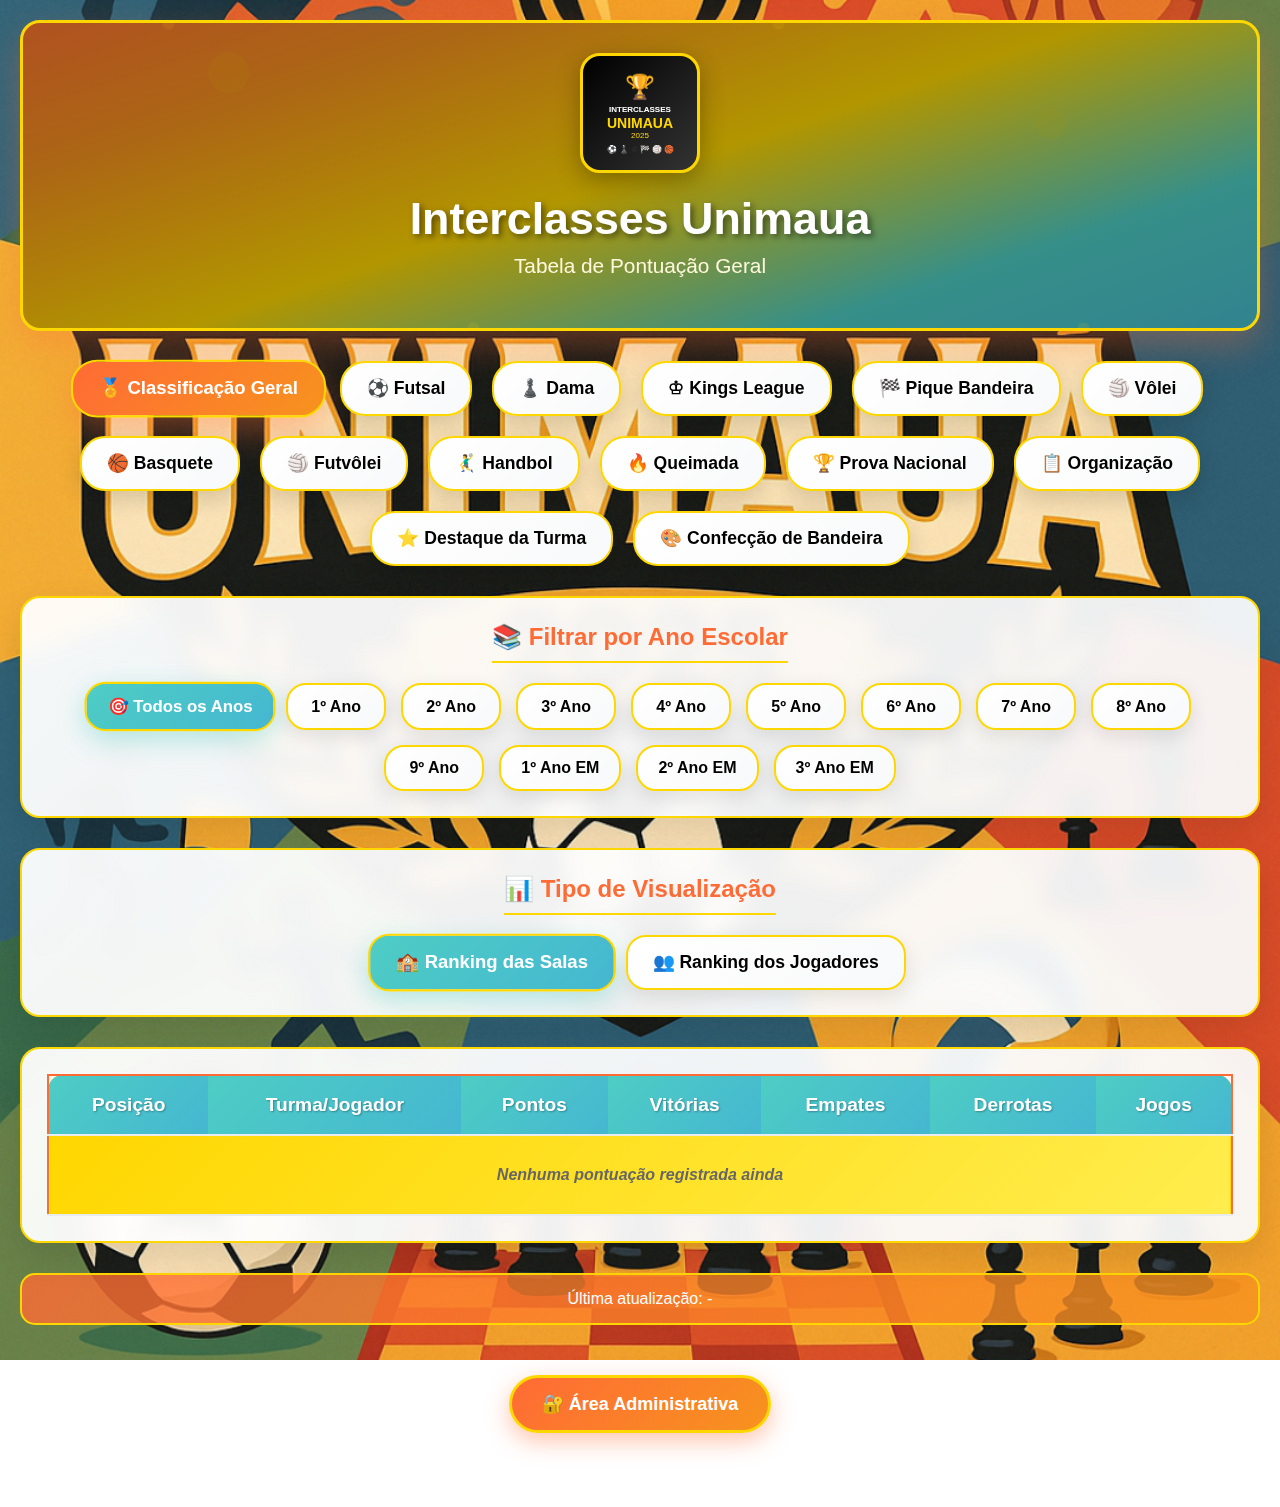
<file: index.html>
<!DOCTYPE html>
<html lang="pt-BR">
<head>
    <meta charset="UTF-8">
    <meta name="viewport" content="width=device-width, initial-scale=1.0, maximum-scale=1.0, user-scalable=no">
    <meta name="description" content="Tabela de Pontuação das Olimpíadas Interclasses Unimaua - Acompanhe os resultados em tempo real">
    <meta name="keywords" content="interclasses, olimpíadas, pontuação, unimaua, esportes">
    <meta name="author" content="Interclasses Unimaua">
    <meta name="theme-color" content="#ff6b35">
    <meta name="apple-mobile-web-app-capable" content="yes">
    <meta name="mobile-web-app-capable" content="yes">
    <meta name="apple-mobile-web-app-status-bar-style" content="default">
    <meta name="apple-mobile-web-app-title" content="Interclasses Unimaua">
    <title>Interclasses Unimaua - Olimpíadas Escolares</title>
    <link rel="shortcut icon" href="assets/Novo-Projeto.ico" type="image/x-icon">
    <link rel="stylesheet" href="styles.css">
</head>
<body>
    <div class="container">
        <header class="header-with-image">
            <div class="header-overlay">
                <div class="logo-container">
                    <div class="logo">
                        <div class="logo-shield">
                            <div class="trophy">🏆</div>
                            <div class="logo-text">INTERCLASSES</div>
                            <div class="logo-main">UNIMAUA</div>
                            <div class="logo-year">2025</div>
                            <div class="logo-sports">
                                <span class="sport-icon">⚽</span>
                                <span class="sport-icon">♟️</span>
                                <span class="sport-icon">♔</span>
                                <span class="sport-icon">🏁</span>
                                <span class="sport-icon">🏐</span>
                                <span class="sport-icon">🏀</span>
                            </div>
                        </div>
                    </div>
                </div>
                <h1>Interclasses Unimaua</h1>
                <p>Tabela de Pontuação Geral</p>
            </div>
        </header>

        <!-- Filtros de Esportes -->
        <div class="sports-tabs">
            <button class="tab-btn active" data-sport="geral">🏅 Classificação Geral</button>
            <button class="tab-btn" data-sport="futsal">⚽ Futsal</button>
            <button class="tab-btn" data-sport="dama">♟️ Dama</button>
            <button class="tab-btn" data-sport="kings-league">♔ Kings League</button>
            <button class="tab-btn" data-sport="pique-bandeira">🏁 Pique Bandeira</button>
            <button class="tab-btn" data-sport="volei">🏐 Vôlei</button>
            <button class="tab-btn" data-sport="basquete">🏀 Basquete</button>
            <button class="tab-btn" data-sport="futvolei">🏐 Futvôlei</button>
            <button class="tab-btn" data-sport="handbol">🤾‍♂️ Handbol</button>
            <button class="tab-btn" data-sport="queimada">🔥 Queimada</button>
            <button class="tab-btn" data-sport="prova-nacional">🏆 Prova Nacional</button>
            <button class="tab-btn" data-sport="organizacao">📋 Organização</button>
            <button class="tab-btn" data-sport="destaque-turma">⭐ Destaque da Turma</button>
            <button class="tab-btn" data-sport="confeccao-bandeira">🎨 Confecção de Bandeira</button>
        </div>

        <!-- Filtros por Ano Escolar -->
        <div class="year-filters">
            <h3>📚 Filtrar por Ano Escolar</h3>
            <div class="year-tabs">
                <button class="year-btn active" data-year="todos">🎯 Todos os Anos</button>
                <button class="year-btn" data-year="1">1º Ano</button>
                <button class="year-btn" data-year="2">2º Ano</button>
                <button class="year-btn" data-year="3">3º Ano</button>
                <button class="year-btn" data-year="4">4º Ano</button>
                <button class="year-btn" data-year="5">5º Ano</button>
                <button class="year-btn" data-year="6">6º Ano</button>
                <button class="year-btn" data-year="7">7º Ano</button>
                <button class="year-btn" data-year="8">8º Ano</button>
                <button class="year-btn" data-year="9">9º Ano</button>
                <button class="year-btn" data-year="1M">1º Ano EM</button>
                <button class="year-btn" data-year="2M">2º Ano EM</button>
                <button class="year-btn" data-year="3M">3º Ano EM</button>
            </div>
        </div>

        <!-- Seletor de Visualização -->
        <div class="view-selector">
            <h3>📊 Tipo de Visualização</h3>
            <div class="view-tabs">
                <button class="view-btn active" data-view="salas">🏫 Ranking das Salas</button>
                <button class="view-btn" data-view="jogadores">👥 Ranking dos Jogadores</button>
            </div>
        </div>

        <div class="table-container">
            <table id="scoreTable">
                <thead>
                    <tr>
                        <th>Posição</th>
                        <th>Turma/Jogador</th>
                        <th>Pontos</th>
                        <th>Vitórias</th>
                        <th>Empates</th>
                        <th>Derrotas</th>
                        <th>Jogos</th>
                    </tr>
                </thead>
                <tbody id="tableBody">
                    <!-- Dados serão carregados dinamicamente -->
                </tbody>
            </table>
        </div>

        <div class="last-update">
            <p>Última atualização: <span id="lastUpdate">-</span></p>
        </div>

        <!-- Botão da Área Administrativa na parte de baixo -->
        <div class="admin-section-bottom">
            <a href="admin.html" class="admin-link-bottom" target="_blank">🔐 Área Administrativa</a>
        </div>
    </div>

    <script src="script.js"></script>
</body>
</html>
</file>
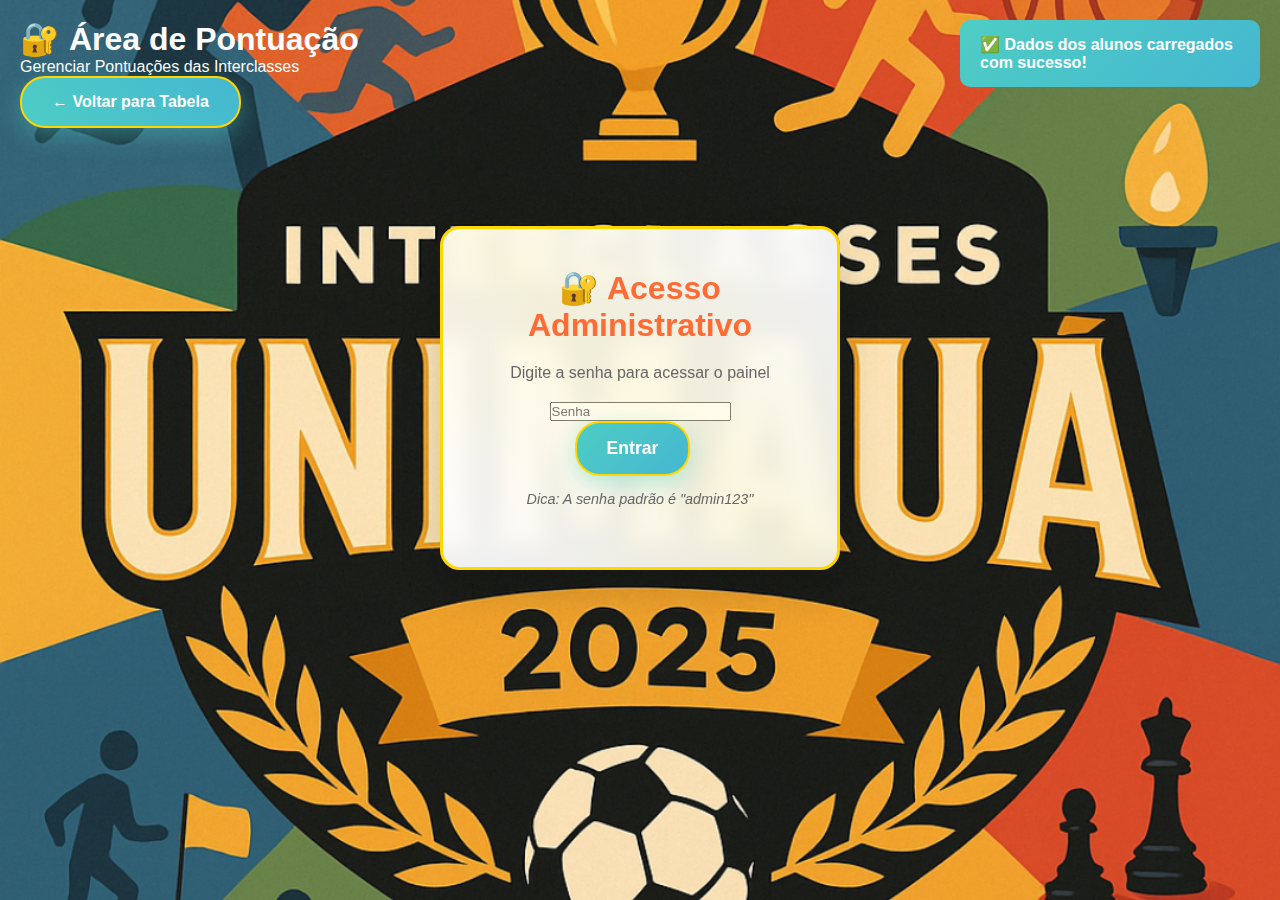
<file: admin.html>
<!DOCTYPE html>
<html lang="pt-BR">
<head>
    <meta charset="UTF-8">
    <meta name="viewport" content="width=device-width, initial-scale=1.0, maximum-scale=1.0, user-scalable=no">
    <meta name="description" content="Área Administrativa - Interclasses Unimaua - Gerencie as pontuações das olimpíadas">
    <meta name="keywords" content="admin, interclasses, olimpíadas, pontuação, unimaua">
    <meta name="author" content="Interclasses Unimaua">
    <meta name="theme-color" content="#ff6b35">
    <meta name="apple-mobile-web-app-capable" content="yes">
    <meta name="mobile-web-app-capable" content="yes">
    <meta name="apple-mobile-web-app-status-bar-style" content="default">
    <meta name="apple-mobile-web-app-title" content="Admin - Interclasses Unimaua">
    <title>Administração - Interclasses Unimaua</title>
    <link rel="shortcut icon" href="assets/Novo-Projeto.ico" type="image/x-icon">
    <link rel="stylesheet" href="styles.css">
    <link rel="stylesheet" href="styles.new.css">
</head>
<body>
    <div class="container">
        <header class="admin-title-h1">
            <h1>🔐 Área de Pontuação</h1>
            <p>Gerenciar Pontuações das Interclasses</p>
            <a href="index.html" class="back-link">← Voltar para Tabela</a>
        </header>

        <!-- Tela de Login -->
        <div id="loginScreen" class="login-screen">
            <div class="login-box">
                <h2>🔐 Acesso Administrativo</h2>
                <p>Digite a senha para acessar o painel</p>
                <input type="password" id="passwordInput" placeholder="Senha" maxlength="20">
                <button onclick="checkPassword()" class="btn-primary">Entrar</button>
                <p class="hint">Dica: A senha padrão é "admin123"</p>
            </div>
        </div>

        <!-- Painel Administrativo -->
        <div id="adminPanel" class="admin-panel" style="display: none;">
            <!-- Cadastro de Times e Alunos -->
            <div class="admin-section">
                <h2>🏆 Cadastrar Time ou Aluno</h2>
                
                <div class="form-group">
                    <label for="registrationTypeSelect">Tipo de Cadastro:</label>
                    <select id="registrationTypeSelect" required onchange="toggleRegistrationFields()">
                        <option value="">Selecione o tipo</option>
                        <option value="team">🏆 Time</option>
                        <option value="student">👤 Aluno</option>
                    </select>
                </div>

                <!-- Campos para Times -->
                <div id="teamRegistrationFields" style="display: none;">
                    <div class="form-group">
                        <label for="teamSportSelect">Esporte:</label>
                        <select id="teamSportSelect" required>
                            <option value="">Selecione o esporte</option>
                            <option value="futsal">⚽ Futsal</option>
                            <option value="dama">♟️ Dama</option>
                            <option value="kings-league">♔ Kings League</option>
                            <option value="pique-bandeira">🏁 Pique Bandeira</option>
                            <option value="volei">🏐 Vôlei</option>
                            <option value="basquete">🏀 Basquete</option>
                            <option value="futvolei">🏐 Futvôlei</option>
                            <option value="handbol">🤾‍♂️ Handbol</option>
                            <option value="queimada">🔥 Queimada</option>
                        </select>
                    </div>

                    <div class="form-group">
                        <label for="teamClassSelect">Sala do Time:</label>
                        <div id="teamClassSelectContainer"></div>
                    </div>

                    <div class="form-group">
                        <label for="teamName">Nome do Time:</label>
                        <input type="text" id="teamName" placeholder="Nome do time" maxlength="50" required>
                        <small>Ex: Time A, Time B, etc.</small>
                    </div>

                    <div class="form-group">
                        <h4>🏃‍♂️ Alunos do Time</h4>
                        <div id="teamStudentsSelect" class="team-students-select">
                            <!-- Será preenchido via JavaScript -->
                            <p><small class="selecione_turma_texto">Selecione a turma primeiro para ver os alunos disponíveis</small></p>
                        </div>
                    </div>
                </div>

                <!-- Campos para Alunos -->
                <div id="studentRegistrationFields" style="display: none;">
                    <div class="form-group">
                        <label for="studentClassSelect">Sala do Aluno:</label>
                        <div id="studentClassSelectContainer"></div>
                    </div>

                    <div class="form-group">
                        <label for="studentName">Nome do Aluno:</label>
                        <input type="text" id="studentName" placeholder="Nome completo do aluno" maxlength="100" required>
                        <small>Digite o nome completo do aluno</small>
                    </div>
                </div>

                <button onclick="addRegistration()" class="btn-primary">➕ Cadastrar</button>
            </div>

            <!-- Gerenciamento de Alunos (Desabilitado) -->
            <div class="admin-section" style="display: none;">
                <h2>👥 Gerenciar Alunos</h2>
                
                <div class="form-group">
                    <label for="studentClassSelect">Selecionar Turma:</label>
                    <select id="studentClassSelect" onchange="loadStudentsFromClass()">
                        <option value="">Selecione a turma</option>
                        <!-- 1º Ano -->
                        <optgroup label="1º Ano">
                            <option value="1° ano A">1º Ano A</option>
                            <option value="1° ano B">1º Ano B</option>
                        </optgroup>
                        <!-- 2º Ano -->
                        <optgroup label="2º Ano">
                            <option value="2° ano A">2º Ano A</option>
                            <option value="2° ano B">2º Ano B</option>
                        </optgroup>
                        <!-- 3º Ano -->
                        <optgroup label="3º Ano">
                            <option value="3° ano A">3º Ano A</option>
                            <option value="3º ano B">3º Ano B</option>
                        </optgroup>
                        <!-- 4º Ano -->
                        <optgroup label="4º Ano">
                            <option value="4° ano A">4º Ano A</option>
                        </optgroup>
                        <!-- 5º Ano -->
                        <optgroup label="5º Ano">
                            <option value="5º Ano A">5º Ano A</option>
                        </optgroup>
                        <!-- 6º Ano -->
                        <optgroup label="6º Ano">
                            <option value="6º Ano A">6º Ano A</option>
                        </optgroup>
                        <!-- 7º Ano -->
                        <optgroup label="7º Ano">
                            <option value="7º Ano A">7º Ano A</option>
                        </optgroup>
                        <!-- 8º Ano -->
                        <optgroup label="8º Ano">
                            <option value="8º Ano A">8º Ano A</option>
                        </optgroup>
                        <!-- 9º Ano -->
                        <optgroup label="9º Ano">
                            <option value="9º Ano A">9º Ano A</option>
                        </optgroup>
                    </select>
                </div>

                <div id="studentsList" class="students-list" style="display: none;">
                    <h3>Alunos da Turma:</h3>
                    <div id="studentsContainer"></div>
                </div>

                <div class="form-group">
                    <label for="studentPoints">Pontos para Aluno:</label>
                    <input type="number" id="studentPoints" placeholder="0" min="0" max="10000" value="0">
                    <small>Pontos extras para aluno específico</small>
                </div>

                <button onclick="addStudentPoints()" class="btn-primary">➕ Adicionar Pontos ao Aluno</button>
            </div>

            <!-- Registro de Jogos -->
            <div class="admin-section">
                <h2>⚽ Registrar Jogo</h2>
                
                <div class="form-group">
                    <label for="gameTypeSelect">Tipo de Jogo:</label>
                    <select id="gameTypeSelect" required onchange="toggleGameFields()">
                        <option value="">Selecione o tipo</option>
                        <option value="team">🏆 Time vs Time</option>
                        <option value="student">👤 Aluno vs Aluno</option>
                    </select>
                </div>

                <div class="form-group">
                    <label for="gameSportSelect">Esporte:</label>
                    <select id="gameSportSelect" required>
                        <option value="">Selecione o esporte</option>
                        <option value="futsal">⚽ Futsal</option>
                        <option value="dama">♟️ Dama</option>
                        <option value="kings-league">♔ Kings League</option>
                        <option value="pique-bandeira">🏁 Pique Bandeira</option>
                        <option value="volei">🏐 Vôlei</option>
                        <option value="basquete">🏀 Basquete</option>
                        <option value="futvolei">🏐 Futvôlei</option>
                        <option value="handbol">🤾‍♂️ Handbol</option>
                        <option value="queimada">🔥 Queimada</option>
                    </select>
                </div>

                <!-- Campos para Times -->
                <div id="teamFields" style="display: none;">
                    <div class="form-group">
                        <label for="player1Select">Time 1:</label>
                        <select id="player1Select">
                            <option value="">Selecione o time</option>
                            <!-- Opções serão carregadas dinamicamente -->
                        </select>
                    </div>

                    <div class="form-group">
                        <label for="player2Select">Time 2:</label>
                        <select id="player2Select">
                            <option value="">Selecione o time</option>
                            <!-- Opções serão carregadas dinamicamente -->
                        </select>
                    </div>
                </div>

                <!-- Campos para Alunos -->
                <div id="studentFields" style="display: none;">
                    <div class="form-group">
                        <label for="student1ClassSelect">Sala do Jogador 1:</label>
                        <select id="student1ClassSelect" onchange="loadStudentsForPlayer1()">
                            <option value="">Selecione a sala</option>
                            <option value="1° ano A">1º Ano A</option>
                            <option value="1° ano B">1º Ano B</option>
                            <option value="2° ano A">2º Ano A</option>
                            <option value="2° ano B">2º Ano B</option>
                            <option value="3° ano A">3º Ano A</option>
                            <option value="3º ano B">3º Ano B</option>
                            <option value="4° ano A">4º Ano A</option>
                            <option value="5º Ano A">5º Ano A</option>
                            <option value="6º Ano A">6º Ano A</option>
                            <option value="7º Ano A">7º Ano A</option>
                            <option value="8º Ano A">8º Ano A</option>
                            <option value="9º Ano A">9º Ano A</option>
                        </select>
                    </div>

                    <div class="form-group">
                        <label for="student1Select">Jogador 1:</label>
                        <select id="student1Select">
                            <option value="">Selecione o aluno</option>
                            <!-- Opções serão carregadas dinamicamente -->
                        </select>
                    </div>

                    <div class="form-group">
                        <label for="student2ClassSelect">Sala do Jogador 2:</label>
                        <select id="student2ClassSelect" onchange="loadStudentsForPlayer2()">
                            <option value="">Selecione a sala</option>
                            <option value="1° ano A">1º Ano A</option>
                            <option value="1° ano B">1º Ano B</option>
                            <option value="2° ano A">2º Ano A</option>
                            <option value="2° ano B">2º Ano B</option>
                            <option value="3° ano A">3º Ano A</option>
                            <option value="3º ano B">3º Ano B</option>
                            <option value="4° ano A">4º Ano A</option>
                            <option value="5º Ano A">5º Ano A</option>
                            <option value="6º Ano A">6º Ano A</option>
                            <option value="7º Ano A">7º Ano A</option>
                            <option value="8º Ano A">8º Ano A</option>
                            <option value="9º Ano A">9º Ano A</option>
                        </select>
                    </div>

                    <div class="form-group">
                        <label for="student2Select">Jogador 2:</label>
                        <select id="student2Select">
                            <option value="">Selecione o aluno</option>
                            <!-- Opções serão carregadas dinamicamente -->
                        </select>
                    </div>
                </div>

                <div class="form-group">
                    <label for="player1Score">Placar Jogador/Time 1:</label>
                    <input type="number" id="player1Score" placeholder="Ex: 3 (gols, pontos etc)" min="0" max="999" value="0" required>
                    <small>Quantidade de gols, pontos, etc.</small>
                </div>

                <div class="form-group">
                    <label for="player2Score">Placar Jogador/Time 2:</label>
                    <input type="number" id="player2Score" placeholder="Ex: 2 (gols, pontos etc)" min="0" max="999" value="0" required>
                    <small>Quantidade de gols, pontos, etc.</small>
                </div>

                <div class="form-group">
                    <label for="player1BonusPoints">Pontuação para o Time/Jogador 1:</label>
                    <input type="number" id="player1BonusPoints" placeholder="Ex: 1000" min="0" max="10000" value="0">
                    <small>Pontos que serão atribuídos ao jogador/time 1</small>
                </div>

                <div class="form-group">
                    <label for="player2BonusPoints">Pontuação para o Time/Jogador 2:</label>
                    <input type="number" id="player2BonusPoints" placeholder="Ex: 800" min="0" max="10000" value="0">
                    <small>Pontos que serão atribuídos ao jogador/time 2</small>
                </div>

                <button onclick="registerGame()" class="btn-primary">⚽ Registrar Jogo</button>
            </div>

            <!-- Sistema de Pontuação -->
            <div class="admin-section">
                <h2>📊 Adicionar Pontuação</h2>
                
                <div class="form-group">
                    <label for="pontuacaoTipo">Tipo de Atribuição:</label>
                    <select id="pontuacaoTipo" onchange="togglePontuacaoFields()" required>
                        <option value="">Selecione o tipo de atribuição</option>
                        <option value="turma">🏫 Pontuação por Turma</option>
                        <option value="individual">👤 Pontuação Individual</option>
                    </select>
                </div>

                <div class="form-group">
                    <label for="sportSelect">Tipo de Pontuação:</label>
                    <select id="sportSelect" required>
                        <option value="">Selecione o tipo</option>
                        <option value="futebol">⚽ Futebol</option>
                        <option value="dama">♟️ Dama</option>
                        <option value="kings-league">♔ Kings League</option>
                        <option value="pique-bandeira">🏁 Pique Bandeira</option>
                        <option value="volei">🏐 Vôlei</option>
                        <option value="basquete">🏀 Basquete</option>
                        <option value="futvolei">🏐 Futvôlei</option>
                        <option value="handbol">🤾‍♂️ Handbol</option>
                        <option value="queimada">🔥 Queimada</option>
                        <option value="confeccao-bandeira">🎨 Confecção de Bandeira</option>
                        <option value="prova-nacional">🏆 Prova Nacional</option>
                        <option value="organizacao">📋 Organização</option>
                        <option value="destaque-turma">⭐ Destaque da Turma</option>
                    </select>
                </div>

                <!-- Campos para pontuação por turma -->
                <div id="pontuacaoTurmaFields">
                    <div class="form-group">
                        <label for="classSelect">Turma:</label>
                        <div id="pontuacaoClassSelectContainer"></div>
                    </div>
                </div>

                <!-- Campos para pontuação individual -->
                <div id="pontuacaoIndividualFields" style="display: none;">
                    <div class="form-group">
                        <label for="individualClassSelect">Turma do Aluno:</label>
                        <select id="individualClassSelect" onchange="loadStudentsForPontuacao()" required>
                            <option value="">Selecione a turma</option>
                            <optgroup label="1º Ano">
                                <option value="1° ano A">1º Ano A</option>
                                <option value="1° ano B">1º Ano B</option>
                            </optgroup>
                            <optgroup label="2º Ano">
                                <option value="2° ano A">2º Ano A</option>
                                <option value="2° ano B">2º Ano B</option>
                            </optgroup>
                            <optgroup label="3º Ano">
                                <option value="3° ano A">3º Ano A</option>
                                <option value="3º ano B">3º Ano B</option>
                            </optgroup>
                            <optgroup label="4º Ano">
                                <option value="4° ano A">4º Ano A</option>
                            </optgroup>
                            <optgroup label="5º Ano">
                                <option value="5º Ano A">5º Ano A</option>
                            </optgroup>
                            <optgroup label="6º Ano">
                                <option value="6º Ano A">6º Ano A</option>
                            </optgroup>
                            <optgroup label="7º Ano">
                                <option value="7º Ano A">7º Ano A</option>
                            </optgroup>
                            <optgroup label="8º Ano">
                                <option value="8º Ano A">8º Ano A</option>
                            </optgroup>
                            <optgroup label="9º Ano">
                                <option value="9º Ano A">9º Ano A</option>
                            </optgroup>
                        </select>
                    </div>

                    <div class="form-group">
                        <label for="studentSelect">Aluno:</label>
                        <select id="studentSelect" required>
                            <option value="">Selecione o aluno</option>
                            <!-- Será preenchido via JavaScript -->
                        </select>
                    </div>
                </div>

                <div class="form-group">
                    <label for="pointsInput">Pontos a Adicionar:</label>
                    <input type="number" id="pointsInput" placeholder="0" min="0" max="10000" value="0" required>
                    <small>Ex: 1000 pontos para futebol, 500 para dama, etc.</small>
                </div>

                <button onclick="addScore()" class="btn-primary">➕ Adicionar Pontuação</button>
            </div>

            <div class="admin-section">
                <h2>⚙️ Configurações</h2>
                <div class="form-group">
                    <label for="newPassword">Nova Senha:</label>
                    <input type="password" id="newPassword" placeholder="Nova senha" maxlength="20">
                    <button onclick="changePassword()" class="btn-secondary">🔑 Alterar Senha</button>
                </div>
                
                <div class="admin-section">
                    <button onclick="resetData()" class="btn-danger">🗑️ Resetar Todos os Dados</button>
                </div>
            </div>

            <div class="admin-section">
                <h2>📋 Histórico de Alterações</h2>
                <div id="historyLog" class="history-log">
                    <!-- Histórico será carregado dinamicamente -->
                </div>
            </div>
        </div>
    </div>

    <script src="assets/students_data.js"></script>
    <script src="admin.js"></script>
</body>
</html>
</file>
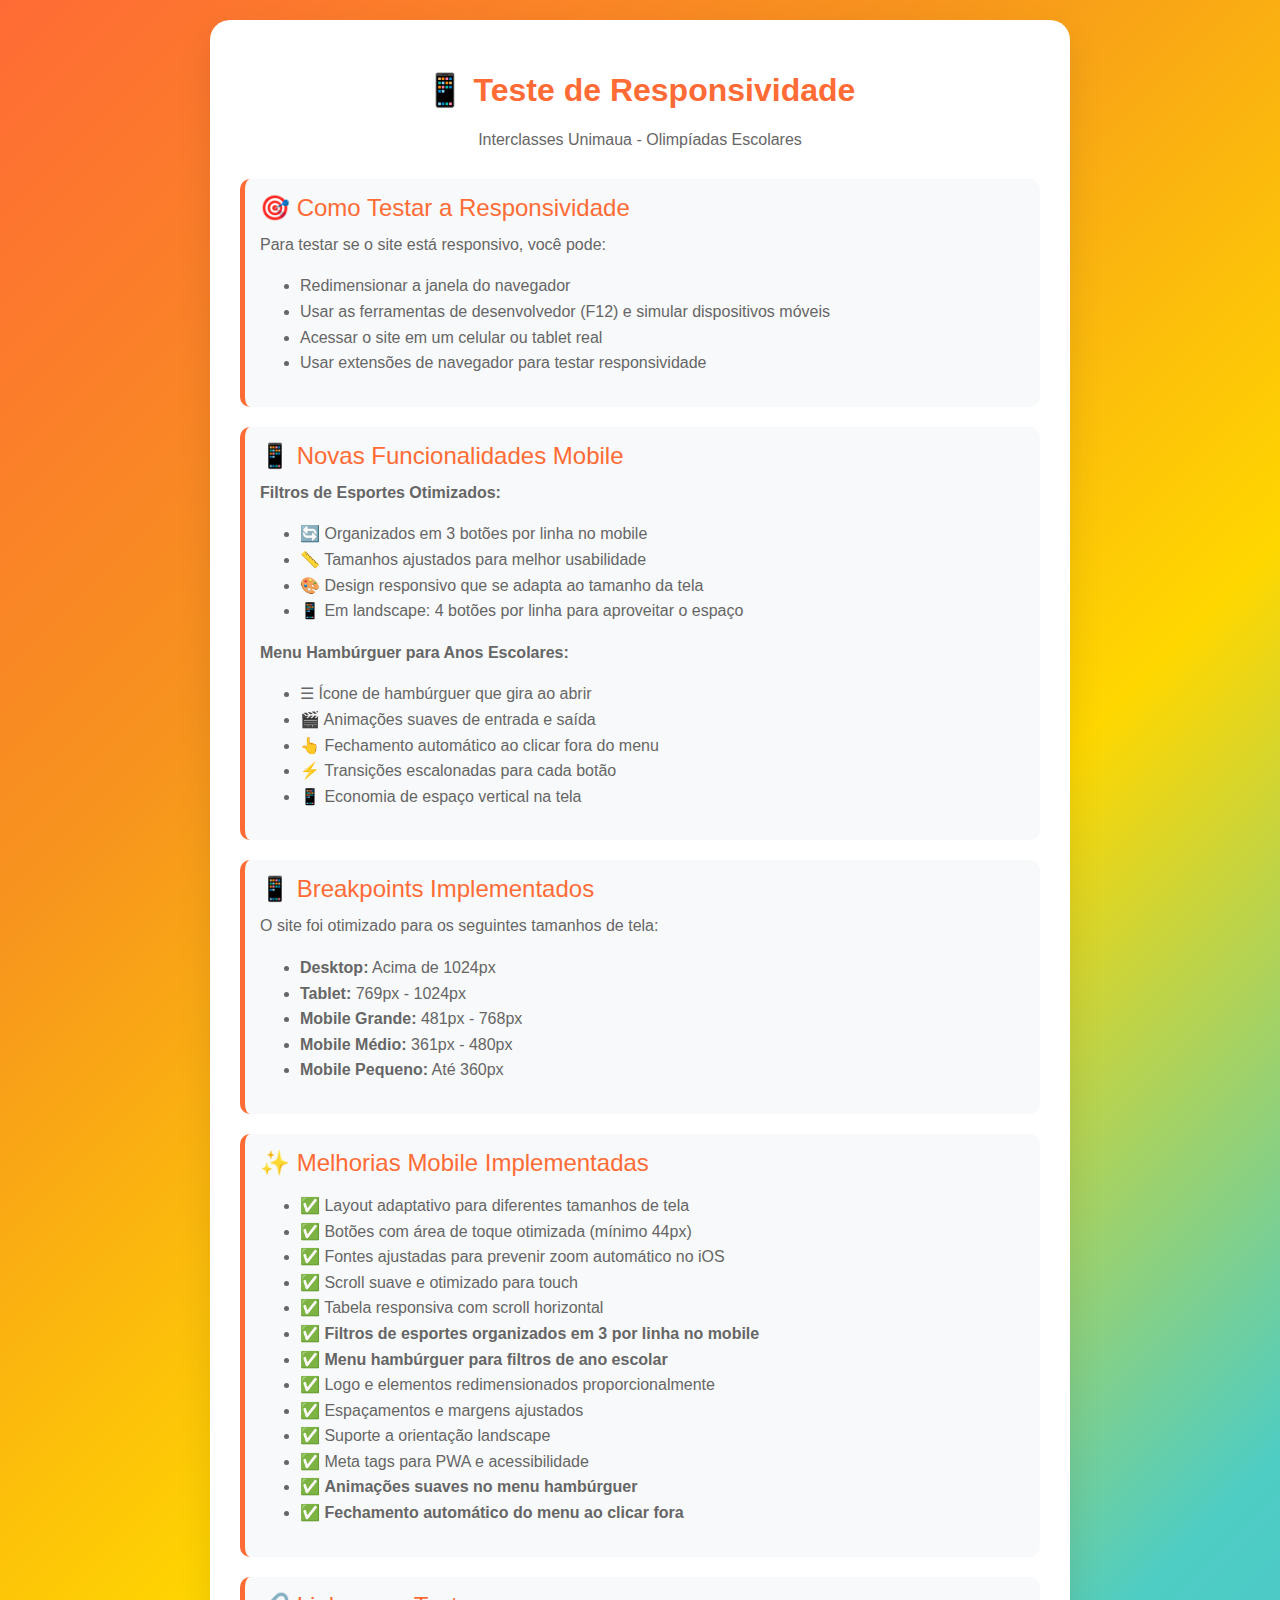
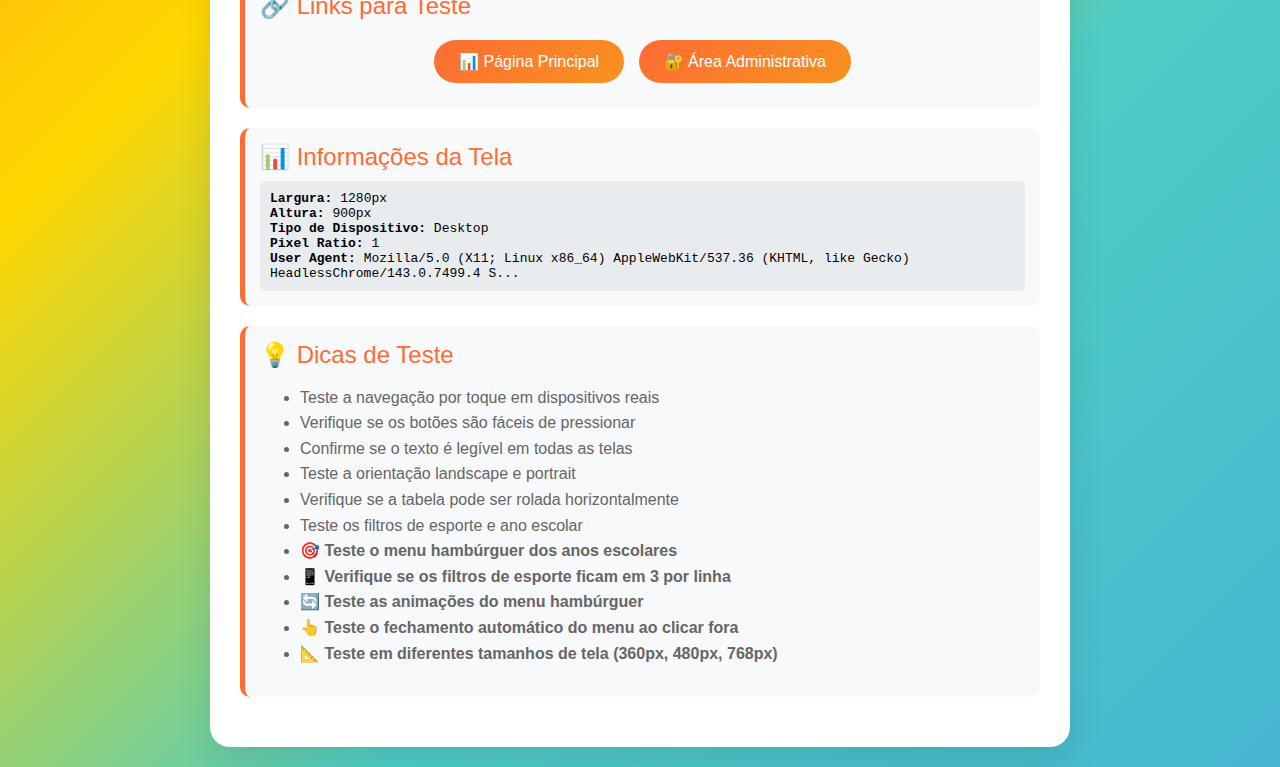
<file: teste-responsividade.html>
<!DOCTYPE html>
<html lang="pt-BR">
<head>
    <meta charset="UTF-8">
    <meta name="viewport" content="width=device-width, initial-scale=1.0, maximum-scale=1.0, user-scalable=no">
    <title>Teste de Responsividade - Interclasses Unimaua</title>
    <style>
        body {
            font-family: Arial, sans-serif;
            margin: 0;
            padding: 20px;
            background: linear-gradient(135deg, #ff6b35 0%, #f7931e 25%, #ffd700 50%, #4ecdc4 75%, #45b7d1 100%);
            min-height: 100vh;
        }
        .test-container {
            max-width: 800px;
            margin: 0 auto;
            background: white;
            padding: 30px;
            border-radius: 20px;
            box-shadow: 0 15px 35px rgba(0,0,0,0.1);
        }
        .test-item {
            margin: 20px 0;
            padding: 15px;
            background: #f8f9fa;
            border-radius: 10px;
            border-left: 5px solid #ff6b35;
        }
        .test-title {
            color: #ff6b35;
            font-size: 1.5rem;
            margin-bottom: 10px;
        }
        .test-description {
            color: #666;
            line-height: 1.6;
        }
        .responsive-info {
            background: #e9ecef;
            padding: 10px;
            border-radius: 5px;
            margin-top: 10px;
            font-family: monospace;
        }
        .link-button {
            display: inline-block;
            background: linear-gradient(135deg, #ff6b35, #f7931e);
            color: white;
            text-decoration: none;
            padding: 12px 25px;
            border-radius: 25px;
            margin: 10px 5px;
            transition: all 0.3s ease;
        }
        .link-button:hover {
            transform: translateY(-2px);
            box-shadow: 0 8px 25px rgba(255, 107, 53, 0.4);
        }
    </style>
</head>
<body>
    <div class="test-container">
        <h1 style="color: #ff6b35; text-align: center;">📱 Teste de Responsividade</h1>
        <p style="text-align: center; color: #666; margin-bottom: 30px;">
            Interclasses Unimaua - Olimpíadas Escolares
        </p>

        <div class="test-item">
            <div class="test-title">🎯 Como Testar a Responsividade</div>
            <div class="test-description">
                Para testar se o site está responsivo, você pode:
                <ul>
                    <li>Redimensionar a janela do navegador</li>
                    <li>Usar as ferramentas de desenvolvedor (F12) e simular dispositivos móveis</li>
                    <li>Acessar o site em um celular ou tablet real</li>
                    <li>Usar extensões de navegador para testar responsividade</li>
                </ul>
            </div>
        </div>

        <div class="test-item">
            <div class="test-title">📱 Novas Funcionalidades Mobile</div>
            <div class="test-description">
                <strong>Filtros de Esportes Otimizados:</strong>
                <ul>
                    <li>🔄 Organizados em 3 botões por linha no mobile</li>
                    <li>📏 Tamanhos ajustados para melhor usabilidade</li>
                    <li>🎨 Design responsivo que se adapta ao tamanho da tela</li>
                    <li>📱 Em landscape: 4 botões por linha para aproveitar o espaço</li>
                </ul>
                
                <strong>Menu Hambúrguer para Anos Escolares:</strong>
                <ul>
                    <li>☰ Ícone de hambúrguer que gira ao abrir</li>
                    <li>🎬 Animações suaves de entrada e saída</li>
                    <li>👆 Fechamento automático ao clicar fora do menu</li>
                    <li>⚡ Transições escalonadas para cada botão</li>
                    <li>📱 Economia de espaço vertical na tela</li>
                </ul>
            </div>
        </div>

        <div class="test-item">
            <div class="test-title">📱 Breakpoints Implementados</div>
            <div class="test-description">
                O site foi otimizado para os seguintes tamanhos de tela:
                <ul>
                    <li><strong>Desktop:</strong> Acima de 1024px</li>
                    <li><strong>Tablet:</strong> 769px - 1024px</li>
                    <li><strong>Mobile Grande:</strong> 481px - 768px</li>
                    <li><strong>Mobile Médio:</strong> 361px - 480px</li>
                    <li><strong>Mobile Pequeno:</strong> Até 360px</li>
                </ul>
            </div>
        </div>

        <div class="test-item">
            <div class="test-title">✨ Melhorias Mobile Implementadas</div>
            <div class="test-description">
                <ul>
                    <li>✅ Layout adaptativo para diferentes tamanhos de tela</li>
                    <li>✅ Botões com área de toque otimizada (mínimo 44px)</li>
                    <li>✅ Fontes ajustadas para prevenir zoom automático no iOS</li>
                    <li>✅ Scroll suave e otimizado para touch</li>
                    <li>✅ Tabela responsiva com scroll horizontal</li>
                    <li>✅ <strong>Filtros de esportes organizados em 3 por linha no mobile</strong></li>
                    <li>✅ <strong>Menu hambúrguer para filtros de ano escolar</strong></li>
                    <li>✅ Logo e elementos redimensionados proporcionalmente</li>
                    <li>✅ Espaçamentos e margens ajustados</li>
                    <li>✅ Suporte a orientação landscape</li>
                    <li>✅ Meta tags para PWA e acessibilidade</li>
                    <li>✅ <strong>Animações suaves no menu hambúrguer</strong></li>
                    <li>✅ <strong>Fechamento automático do menu ao clicar fora</strong></li>
                </ul>
            </div>
        </div>

        <div class="test-item">
            <div class="test-title">🔗 Links para Teste</div>
            <div style="text-align: center;">
                <a href="index.html" class="link-button">📊 Página Principal</a>
                <a href="admin.html" class="link-button">🔐 Área Administrativa</a>
            </div>
        </div>

        <div class="test-item">
            <div class="test-title">📊 Informações da Tela</div>
            <div class="responsive-info" id="screenInfo">
                Carregando informações da tela...
            </div>
        </div>

        <div class="test-item">
            <div class="test-title">💡 Dicas de Teste</div>
            <div class="test-description">
                <ul>
                    <li>Teste a navegação por toque em dispositivos reais</li>
                    <li>Verifique se os botões são fáceis de pressionar</li>
                    <li>Confirme se o texto é legível em todas as telas</li>
                    <li>Teste a orientação landscape e portrait</li>
                    <li>Verifique se a tabela pode ser rolada horizontalmente</li>
                    <li>Teste os filtros de esporte e ano escolar</li>
                    <li><strong>🎯 Teste o menu hambúrguer dos anos escolares</strong></li>
                    <li><strong>📱 Verifique se os filtros de esporte ficam em 3 por linha</strong></li>
                    <li><strong>🔄 Teste as animações do menu hambúrguer</strong></li>
                    <li><strong>👆 Teste o fechamento automático do menu ao clicar fora</strong></li>
                    <li><strong>📐 Teste em diferentes tamanhos de tela (360px, 480px, 768px)</strong></li>
                </ul>
            </div>
        </div>
    </div>

    <script>
        function updateScreenInfo() {
            const width = window.innerWidth;
            const height = window.innerHeight;
            const pixelRatio = window.devicePixelRatio || 1;
            const userAgent = navigator.userAgent;
            
            let deviceType = 'Desktop';
            if (width <= 360) deviceType = 'Mobile Pequeno';
            else if (width <= 480) deviceType = 'Mobile Médio';
            else if (width <= 768) deviceType = 'Mobile Grande';
            else if (width <= 1024) deviceType = 'Tablet';
            
            document.getElementById('screenInfo').innerHTML = `
                <strong>Largura:</strong> ${width}px<br>
                <strong>Altura:</strong> ${height}px<br>
                <strong>Tipo de Dispositivo:</strong> ${deviceType}<br>
                <strong>Pixel Ratio:</strong> ${pixelRatio}<br>
                <strong>User Agent:</strong> ${userAgent.substring(0, 100)}...
            `;
        }
        
        // Atualizar informações quando a página carrega
        updateScreenInfo();
        
        // Atualizar quando a janela é redimensionada
        window.addEventListener('resize', updateScreenInfo);
        
        // Atualizar quando a orientação muda
        window.addEventListener('orientationchange', function() {
            setTimeout(updateScreenInfo, 100);
        });
    </script>
</body>
</html>
</file>
<file: styles.css>
* {
    margin: 0;
    padding: 0;
    box-sizing: border-box;
}

body {
    
    font-family: 'Segoe UI', Tahoma, Geneva, Verdana, sans-serif;
    background: linear-gradient(135deg, #ff6b35 0%, #f7931e 25%, #ffd700 50%, #4ecdc4 75%, #45b7d1 100%);
    min-height: 100vh;
    color: #333;
    background-attachment: fixed;
    background-image: url('assets/Novo\ Projeto\ \(1\).png');
    background-size: cover;
    background-position: center;
    background-repeat: no-repeat;
    position: relative;
}

.container {
    max-width: 1200px;
    margin: 0 auto;
    padding: 20px;
}

.admin-title-h1{
    color: white;
}

/* Header com Imagem de Fundo */
.header-with-image {
    background-image: url('data:image/svg+xml,<svg xmlns="http://www.w3.org/2000/svg" viewBox="0 0 1200 400"><defs><linearGradient id="bg" x1="0%" y1="0%" x2="100%" y2="100%"><stop offset="0%" style="stop-color:%23ff6b35;stop-opacity:1" /><stop offset="25%" style="stop-color:%23f7931e;stop-opacity:1" /><stop offset="50%" style="stop-color:%23ffd700;stop-opacity:1" /><stop offset="75%" style="stop-color:%234ecdc4;stop-opacity:1" /><stop offset="100%" style="stop-color:%2345b7d1;stop-opacity:1" /></linearGradient></defs><rect width="1200" height="400" fill="url(%23bg)"/><g opacity="0.1"><circle cx="200" cy="100" r="20" fill="%23ffd700"/><circle cx="1000" cy="150" r="15" fill="%23ffd700"/><circle cx="300" cy="300" r="25" fill="%23ffd700"/><circle cx="800" cy="80" r="18" fill="%23ffd700"/></g></svg>');
    
    background-size: cover;
    background-position: center;
    background-repeat: no-repeat;
    border-radius: 20px;
    box-shadow: 0 15px 35px rgba(255, 107, 53, 0.315);
    backdrop-filter: blur(10px);
    border: 3px solid #ffd700;
    position: relative;
    overflow: hidden;
    margin-bottom: 30px;
}

.header-overlay {
    background: rgba(0, 0, 0, 0.3);
    padding: 30px;
    text-align: center;
    position: relative;
    z-index: 2;
}

.header-overlay::before {
    content: '';
    position: absolute;
    top: -50%;
    left: -50%;
    width: 200%;
    height: 200%;
    background: url('data:image/svg+xml,<svg xmlns="http://www.w3.org/2000/svg" viewBox="0 0 100 100"><defs><pattern id="grain" width="100" height="100" patternUnits="userSpaceOnUse"><circle cx="25" cy="25" r="1" fill="%23ffd700" opacity="0.1"/><circle cx="75" cy="75" r="1" fill="%23ffd700" opacity="0.1"/><circle cx="50" cy="10" r="0.5" fill="%23ffd700" opacity="0.1"/></pattern></defs><rect width="100" height="100" fill="url(%23grain)"/></svg>');
    animation: float 20s ease-in-out infinite;
    z-index: -1;
}

@keyframes float {
    0%, 100% { transform: translateY(0px) rotate(0deg); }
    50% { transform: translateY(-20px) rotate(180deg); }
}

/* Logo Container */
.logo-container {
    margin-bottom: 20px;
    display: flex;
    justify-content: center;
}

.logo {
    width: 120px;
    height: 120px;
    margin: 0 auto;
}

.logo-shield {
    width: 100%;
    height: 100%;
    background: linear-gradient(135deg, #000, #333);
    border-radius: 20px;
    position: relative;
    display: flex;
    flex-direction: column;
    align-items: center;
    justify-content: center;
    border: 3px solid #ffd700;
    box-shadow: 0 8px 25px rgba(0, 0, 0, 0.3);
    animation: logoGlow 3s ease-in-out infinite alternate;
}

@keyframes logoGlow {
    from { box-shadow: 0 8px 25px rgba(0, 0, 0, 0.3), 0 0 20px rgba(255, 215, 0, 0.3); }
    to { box-shadow: 0 8px 25px rgba(0, 0, 0, 0.3), 0 0 30px rgba(255, 215, 0, 0.6); }
}

.trophy {
    font-size: 24px;
    margin-bottom: 5px;
    animation: bounce 2s ease-in-out infinite;
}

@keyframes bounce {
    0%, 20%, 50%, 80%, 100% { transform: translateY(0); }
    40% { transform: translateY(-5px); }
    60% { transform: translateY(-3px); }
}

.logo-text {
    font-size: 8px;
    font-weight: bold;
    color: white;
    text-align: center;
    line-height: 1;
    margin-bottom: 2px;
}

.logo-main {
    font-size: 14px;
    font-weight: bold;
    color: #ffd700;
    text-align: center;
    line-height: 1;
    margin-bottom: 2px;
}

.logo-year {
    font-size: 8px;
    color: #ffd700;
    text-align: center;
    line-height: 1;
    margin-bottom: 5px;
}

.logo-sports {
    display: flex;
    flex-wrap: wrap;
    justify-content: center;
    gap: 2px;
}

.sport-icon {
    font-size: 8px;
    animation: sportRotate 4s linear infinite;
}

.sport-icon:nth-child(1) { animation-delay: 0s; }
.sport-icon:nth-child(2) { animation-delay: 0.5s; }
.sport-icon:nth-child(3) { animation-delay: 1s; }
.sport-icon:nth-child(4) { animation-delay: 1.5s; }
.sport-icon:nth-child(5) { animation-delay: 2s; }
.sport-icon:nth-child(6) { animation-delay: 2.5s; }

@keyframes sportRotate {
    0% { transform: rotateY(0deg); }
    100% { transform: rotateY(360deg); }
}

.header-overlay h1 {
    font-size: 2.8rem;
    color: white;
    margin-bottom: 10px;
    text-shadow: 3px 3px 6px rgba(0, 0, 0, 0.5);
    position: relative;
    z-index: 2;
}

.header-overlay p {
    font-size: 1.3rem;
    color: #fff8dc;
    margin-bottom: 20px;
    position: relative;
    z-index: 2;
}

.admin-link, .back-link {
    display: inline-block;
    background: linear-gradient(45deg, #4ecdc4, #45b7d1);
    color: white;
    text-decoration: none;
    padding: 15px 30px;
    border-radius: 25px;
    font-weight: 600;
    transition: all 0.3s ease;
    box-shadow: 0 8px 25px rgba(78, 205, 196, 0.4);
    border: 2px solid #ffd700;
    position: relative;
    z-index: 2;
}

.admin-link:hover, .back-link:hover {
    transform: translateY(-3px) scale(1.05);
    box-shadow: 0 12px 35px rgba(78, 205, 196, 0.6);
    background: linear-gradient(45deg, #45b7d1, #4ecdc4);
}

/* Tabs de Esportes */
.sports-tabs {
    display: flex;
    justify-content: center;
    flex-wrap: wrap;
    gap: 15px;
    margin-bottom: 30px;
}

.tab-btn {
    background: linear-gradient(135deg, #fff, #f8f9fa);
    border: 2px solid #ffd700;
    padding: 15px 25px;
    border-radius: 25px;
    cursor: pointer;
    font-size: 1.1rem;
    font-weight: 600;
    transition: all 0.3s ease;
    box-shadow: 0 8px 25px rgba(0, 0, 0, 0.15);
    position: relative;
    overflow: hidden;
}

.tab-btn::before {
    content: '';
    position: absolute;
    top: 0;
    left: -100%;
    width: 100%;
    height: 100%;
    background: linear-gradient(90deg, transparent, rgba(255, 215, 0, 0.2), transparent);
    transition: left 0.5s;
}

.tab-btn:hover::before {
    left: 100%;
}

.tab-btn:hover {
    transform: translateY(-3px);
    box-shadow: 0 12px 35px rgba(0, 0, 0, 0.2);
    border-color: #ff6b35;
}

.tab-btn.active {
    background: linear-gradient(135deg, #ff6b35, #f7931e);
    color: white;
    transform: scale(1.05);
    border-color: #ffd700;
    box-shadow: 0 12px 35px rgba(255, 107, 53, 0.4);
}

/* Tabela */
.table-container {
    background: linear-gradient(135deg, rgba(255, 255, 255, 0.95), rgba(248, 249, 250, 0.95));
    border-radius: 20px;
    padding: 25px;
    box-shadow: 0 15px 35px rgba(0, 0, 0, 0.1);
    backdrop-filter: blur(10px);
    overflow-x: auto;
    border: 2px solid #ffd700;
    margin-bottom: 30px;
}

table {
    width: 100%;
    border-collapse: collapse;
    margin: 0 auto;
}

th, td {
    padding: 18px;
    text-align: center;
    border-bottom: 2px solid #e9ecef;
}

th {
    background: linear-gradient(135deg, #4ecdc4, #45b7d1);
    color: white;
    font-weight: 700;
    font-size: 1.2rem;
    text-shadow: 1px 1px 2px rgba(0, 0, 0, 0.3);
}

th:first-child {
    border-radius: 15px 0 0 0;
}

th:last-child {
    border-radius: 0 15px 0 0;
}

tr:hover {
    background: linear-gradient(135deg, rgba(78, 205, 196, 0.1), rgba(69, 183, 209, 0.1));
    transform: scale(1.01);
    transition: all 0.2s ease;
}

tr:nth-child(1) {
    background: linear-gradient(135deg, #ffd700, #ffed4e);
    font-weight: bold;
    border: 2px solid #ff6b35;
}

tr:nth-child(2) {
    background: linear-gradient(135deg, #c0c0c0, #e5e5e5);
    font-weight: bold;
    border: 2px solid #f7931e;
}

tr:nth-child(3) {
    background: linear-gradient(135deg, #cd7f32, #daa520);
    font-weight: bold;
    border: 2px solid #ffd700;
}

/* Última Atualização */
.last-update {
    text-align: center;
    margin-top: 25px;
    color: white;
    font-size: 1rem;
    background: linear-gradient(135deg, rgba(255, 107, 53, 0.8), rgba(247, 147, 30, 0.8));
    padding: 15px;
    border-radius: 15px;
    border: 2px solid #ffd700;
    margin-bottom: 30px;
}

/* Login Screen */
.login-screen {
    display: flex;
    justify-content: center;
    align-items: center;
    min-height: 60vh;
}

.login-box {
    background: linear-gradient(135deg, rgba(255, 255, 255, 0.95), rgba(248, 249, 250, 0.95));
    padding: 40px;
    border-radius: 20px;
    box-shadow: 0 20px 40px rgba(0, 0, 0, 0.15);
    text-align: center;
    backdrop-filter: blur(10px);
    max-width: 400px;
    width: 100%;
    border: 3px solid #ffd700;
    position: relative;
    overflow: hidden;
}

.login-box::before {
    content: '';
    position: absolute;
    top: -50%;
    left: -50%;
    width: 200%;
    height: 200%;
    background: linear-gradient(45deg, transparent 30%, rgba(255, 215, 0, 0.1) 50%, transparent 70%);
    animation: shine 3s ease-in-out infinite;
}

@keyframes shine {
    0% { transform: translateX(-100%) translateY(-100%) rotate(45deg); }
    100% { transform: translateX(100%) translateY(100%) rotate(45deg); }
}

.login-box h2 {
    margin-bottom: 20px;
    color: #ff6b35;
    font-size: 2rem;
    position: relative;
    z-index: 2;
}

.login-box p {
    margin-bottom: 20px;
    color: #666;
    position: relative;
    z-index: 2;
}

.hint {
    font-size: 0.9rem;
    color: #f7931e;
    font-style: italic;
    position: relative;
    z-index: 2;
}

/* Admin Panel */
.admin-panel {
    display: grid;
    gap: 30px;
}

.admin-section {
    background: linear-gradient(135deg, rgba(255, 255, 255, 0.95), rgba(248, 249, 250, 0.95));
    padding: 35px;
    border-radius: 20px;
    box-shadow: 0 15px 35px rgba(0, 0, 0, 0.1);
    backdrop-filter: blur(10px);
    border: 2px solid #ffd700;
    position: relative;
    overflow: hidden;
}

.admin-section::before {
    content: '';
    position: absolute;
    top: 0;
    left: 0;
    right: 0;
    height: 4px;
    background: linear-gradient(90deg, #ff6b35, #f7931e, #ffd700, #4ecdc4, #45b7d1);
}

.admin-section h2 {
    margin-bottom: 25px;
    color: #ff6b35;
    border-bottom: 3px solid #ffd700;
    padding-bottom: 15px;
    font-size: 1.8rem;
}

/* Formulários */
.form-group {
    margin-bottom: 25px;
}

.form-group label {
    display: block;
    margin-bottom: 10px;
    font-weight: 600;
    color: #ff6b35;
    font-size: 1.1rem;
}

.form-group input,
.form-group select {
    width: 100%;
    padding: 15px;
    border: 3px solid #e9ecef;
    border-radius: 15px;
    font-size: 1.1rem;
    transition: all 0.3s ease;
    background: linear-gradient(135deg, #fff, #f8f9fa);
}

.form-group input:focus,
.form-group select:focus {
    outline: none;
    border-color: #4ecdc4;
    box-shadow: 0 0 20px rgba(78, 205, 196, 0.3);
    transform: translateY(-2px);
}

.form-group small {
    display: block;
    margin-top: 5px;
    color: #666;
    font-size: 0.9rem;
    font-style: italic;
}

/* Botões */
.btn-primary, .btn-secondary, .btn-danger {
    padding: 15px 30px;
    border: none;
    border-radius: 25px;
    font-size: 1.1rem;
    font-weight: 600;
    cursor: pointer;
    transition: all 0.3s ease;
    margin-right: 15px;
    margin-bottom: 15px;
    border: 2px solid transparent;
    position: relative;
    overflow: hidden;
}

.btn-primary::before, .btn-secondary::before, .btn-danger::before {
    content: '';
    position: absolute;
    top: 0;
    left: -100%;
    width: 100%;
    height: 100%;
    background: linear-gradient(90deg, transparent, rgba(255, 255, 255, 0.2), transparent);
    transition: left 0.5s;
}

.btn-primary:hover::before, .btn-secondary:hover::before, .btn-danger:hover::before {
    left: 100%;
}

.btn-primary {
    background: linear-gradient(135deg, #4ecdc4, #45b7d1);
    color: white;
    box-shadow: 0 8px 25px rgba(78, 205, 196, 0.4);
    border-color: #ffd700;
}

.btn-secondary {
    background: linear-gradient(135deg, #f7931e, #ff6b35);
    color: white;
    box-shadow: 0 8px 25px rgba(247, 147, 30, 0.4);
    border-color: #ffd700;
}

.btn-danger {
    background: linear-gradient(135deg, #ff6b35, #e74c3c);
    color: white;
    box-shadow: 0 8px 25px rgba(255, 107, 53, 0.4);
    border-color: #ffd700;
}

.btn-primary:hover, .btn-secondary:hover, .btn-danger:hover {
    transform: translateY(-3px) scale(1.05);
}

.btn-primary:hover {
    box-shadow: 0 12px 35px rgba(78, 205, 196, 0.6);
    background: linear-gradient(135deg, #45b7d1, #4ecdc4);
}

.btn-secondary:hover {
    box-shadow: 0 12px 35px rgba(247, 147, 30, 0.6);
    background: linear-gradient(135deg, #ff6b35, #f7931e);
}

.btn-danger:hover {
    box-shadow: 0 12px 35px rgba(255, 107, 53, 0.6);
    background: linear-gradient(135deg, #e74c3c, #ff6b35);
}

/* Histórico */
.history-log {
    max-height: 350px;
    overflow-y: auto;
    background: linear-gradient(135deg, #f8f9fa, #e9ecef);
    border-radius: 15px;
    padding: 20px;
    border: 2px solid #ffd700;
}

.history-item {
    background: linear-gradient(135deg, #fff, #f8f9fa);
    padding: 15px;
    margin-bottom: 15px;
    border-radius: 12px;
    border-left: 5px solid #4ecdc4;
    box-shadow: 0 4px 15px rgba(0, 0, 0, 0.1);
    transition: all 0.3s ease;
}

.history-item:hover {
    transform: translateX(5px);
    box-shadow: 0 6px 20px rgba(0, 0, 0, 0.15);
}

.history-item .time {
    font-size: 0.9rem;
    color: #f7931e;
    margin-bottom: 8px;
    font-weight: 600;
}

.history-item .action {
    font-weight: 700;
    color: #ff6b35;
    font-size: 1.1rem;
}

/* Filtros por Ano Escolar */
.year-filters {
    background: linear-gradient(135deg, rgba(255, 255, 255, 0.95), rgba(248, 249, 250, 0.95));
    border-radius: 20px;
    padding: 25px;
    box-shadow: 0 15px 35px rgba(0, 0, 0, 0.1);
    backdrop-filter: blur(10px);
    border: 2px solid #ffd700;
    margin-bottom: 30px;
    text-align: center;
}

.year-filters h3 {
    margin-bottom: 20px;
    color: #ff6b35;
    font-size: 1.5rem;
    border-bottom: 2px solid #ffd700;
    padding-bottom: 10px;
    display: inline-block;
}

.year-tabs {
    display: flex;
    justify-content: center;
    flex-wrap: wrap;
    gap: 12px;
}

.year-btn {
    background: linear-gradient(135deg, #fff, #f8f9fa);
    border: 2px solid #ffd700;
    padding: 12px 20px;
    border-radius: 20px;
    cursor: pointer;
    font-size: 1rem;
    font-weight: 600;
    transition: all 0.3s ease;
    box-shadow: 0 6px 20px rgba(0, 0, 0, 0.1);
    position: relative;
    overflow: hidden;
    min-width: 100px;
}

.year-btn::before {
    content: '';
    position: absolute;
    top: 0;
    left: -100%;
    width: 100%;
    height: 100%;
    background: linear-gradient(90deg, transparent, rgba(255, 215, 0, 0.2), transparent);
    transition: left 0.5s;
}

.year-btn:hover::before {
    left: 100%;
}

.year-btn:hover {
    transform: translateY(-2px);
    box-shadow: 0 8px 25px rgba(0, 0, 0, 0.15);
    border-color: #ff6b35;
}

.year-btn.active {
    background: linear-gradient(135deg, #4ecdc4, #45b7d1);
    color: white;
    transform: scale(1.05);
    border-color: #ffd700;
    box-shadow: 0 8px 25px rgba(78, 205, 196, 0.4);
}

/* Seletor de Visualização */
.view-selector {
    background: linear-gradient(135deg, rgba(255, 255, 255, 0.95), rgba(248, 249, 250, 0.95));
    border-radius: 20px;
    padding: 25px;
    box-shadow: 0 15px 35px rgba(0, 0, 0, 0.1);
    backdrop-filter: blur(10px);
    border: 2px solid #ffd700;
    margin-bottom: 30px;
    text-align: center;
}

.view-selector h3 {
    margin-bottom: 20px;
    color: #ff6b35;
    font-size: 1.5rem;
    border-bottom: 2px solid #ffd700;
    padding-bottom: 10px;
    display: inline-block;
}

.view-tabs {
    display: flex;
    justify-content: center;
    flex-wrap: wrap;
    gap: 15px;
}

.view-btn {
    background: linear-gradient(135deg, #fff, #f8f9fa);
    border: 2px solid #ffd700;
    padding: 15px 25px;
    border-radius: 20px;
    cursor: pointer;
    font-size: 1.1rem;
    font-weight: 600;
    transition: all 0.3s ease;
    box-shadow: 0 6px 20px rgba(0, 0, 0, 0.1);
    position: relative;
    overflow: hidden;
    min-width: 150px;
}

.view-btn::before {
    content: '';
    position: absolute;
    top: 0;
    left: -100%;
    width: 100%;
    height: 100%;
    background: linear-gradient(90deg, transparent, rgba(255, 215, 0, 0.2), transparent);
    transition: left 0.5s;
}

.view-btn:hover::before {
    left: 100%;
}

.view-btn:hover {
    transform: translateY(-2px);
    box-shadow: 0 8px 25px rgba(0, 0, 0, 0.15);
    border-color: #ff6b35;
}

.view-btn.active {
    background: linear-gradient(135deg, #4ecdc4, #45b7d1);
    color: white;
    transform: scale(1.05);
    border-color: #ffd700;
    box-shadow: 0 8px 25px rgba(78, 205, 196, 0.4);
}

/* Responsividade */
@media (max-width: 768px) {
    .container {
        padding: 10px;
        max-width: 100%;
    }
    
    /* Header responsivo */
    .header-with-image {
        border-radius: 15px;
        margin-bottom: 20px;
    }
    
    .header-overlay {
        padding: 20px 15px;
    }
    
    .header-overlay h1 {
        font-size: 1.8rem;
        line-height: 1.2;
        margin-bottom: 8px;
    }
    
    .header-overlay p {
        font-size: 1rem;
        margin-bottom: 15px;
    }
    
    /* Logo responsivo */
    .logo {
        width: 80px;
        height: 80px;
        margin-bottom: 15px;
    }
    
    .logo-text {
        font-size: 6px;
    }
    
    .logo-main {
        font-size: 10px;
    }
    
    .logo-year {
        font-size: 6px;
    }
    
    .sport-icon {
        font-size: 6px;
    }
    
    .trophy {
        font-size: 18px;
    }
    
    /* Tabs de esportes responsivos - 3 por linha */
    .sports-tabs {
        flex-direction: row;
        flex-wrap: wrap;
        justify-content: center;
        gap: 8px;
        margin-bottom: 20px;
    }
    
    .tab-btn {
        width: calc(33.333% - 6px);
        min-width: 100px;
        max-width: 120px;
        padding: 10px 8px;
        font-size: 0.85rem;
        border-radius: 15px;
        min-height: 45px;
        display: flex;
        align-items: center;
        justify-content: center;
        text-align: center;
        line-height: 1.2;
    }
    
    /* Menu hambúrguer para filtros de ano */
    .year-filters {
        padding: 15px;
        margin-bottom: 20px;
        position: relative;
    }
    
    .year-filters h3 {
        font-size: 1.2rem;
        margin-bottom: 15px;
        cursor: pointer;
        display: flex;
        align-items: center;
        justify-content: center;
        gap: 10px;
        padding: 10px;
        background: linear-gradient(135deg, #ff6b35, #f7931e);
        color: white;
        border-radius: 15px;
        border: 2px solid #ffd700;
        transition: all 0.3s ease;
    }
    
    .year-filters h3::before {
        content: '☰';
        font-size: 1.5rem;
        transition: transform 0.3s ease;
    }
    
    .year-filters.active h3::before {
        transform: rotate(90deg);
    }
    
    .year-filters h3:hover {
        transform: translateY(-2px);
        box-shadow: 0 8px 25px rgba(255, 107, 53, 0.4);
    }
    
    .year-tabs {
        flex-direction: column;
        align-items: center;
        gap: 8px;
        max-height: 0;
        overflow: hidden;
        transition: max-height 0.3s ease, padding 0.3s ease;
        padding: 0;
    }
    
    .year-filters.active .year-tabs {
        max-height: 500px;
        padding: 15px 0;
    }
    
    .year-btn {
        width: 100%;
        max-width: 200px;
        padding: 8px 12px;
        font-size: 0.85rem;
        min-height: 40px;
        display: flex;
        align-items: center;
        justify-content: center;
        opacity: 0;
        transform: translateY(-10px);
        transition: all 0.3s ease;
    }
    
    .year-filters.active .year-btn {
        opacity: 1;
        transform: translateY(0);
    }
    
    .year-btn:nth-child(1) { transition-delay: 0.1s; }
    .year-btn:nth-child(2) { transition-delay: 0.15s; }
    .year-btn:nth-child(3) { transition-delay: 0.2s; }
    .year-btn:nth-child(4) { transition-delay: 0.25s; }
    .year-btn:nth-child(5) { transition-delay: 0.3s; }
    .year-btn:nth-child(6) { transition-delay: 0.35s; }
    .year-btn:nth-child(7) { transition-delay: 0.4s; }
    .year-btn:nth-child(8) { transition-delay: 0.45s; }
    .year-btn:nth-child(9) { transition-delay: 0.5s; }
    .year-btn:nth-child(10) { transition-delay: 0.55s; }
    .year-btn:nth-child(11) { transition-delay: 0.6s; }
    .year-btn:nth-child(12) { transition-delay: 0.65s; }
    .year-btn:nth-child(13) { transition-delay: 0.7s; }
    
    /* Seletor de visualização responsivo */
    .view-selector {
        padding: 20px 15px;
        margin-bottom: 20px;
    }
    
    .view-selector h3 {
        font-size: 1.3rem;
        margin-bottom: 15px;
    }
    
    .view-tabs {
        flex-direction: column;
        align-items: center;
        gap: 10px;
    }
    
    .view-btn {
        width: 100%;
        max-width: 300px;
        padding: 12px 20px;
        font-size: 1rem;
        min-height: 50px;
        display: flex;
        align-items: center;
        justify-content: center;
    }
    
    /* Tabela responsiva */
    .table-container {
        padding: 15px 10px;
        margin-bottom: 20px;
        border-radius: 15px;
    }
    
    table {
        font-size: 0.85rem;
    }
    
    th, td {
        padding: 10px 6px;
        font-size: 0.85rem;
        word-wrap: break-word;
        max-width: 120px;
    }
    
    th {
        font-size: 0.9rem;
        padding: 12px 6px;
    }
    
    /* Última atualização responsiva */
    .last-update {
        margin-top: 20px;
        margin-bottom: 20px;
        padding: 12px;
        font-size: 0.9rem;
    }
    
    /* Botão administrativo responsivo */
    .admin-section-bottom {
        margin: 20px 0;
        padding: 15px;
    }
    
    .admin-link-bottom {
        padding: 12px 25px;
        font-size: 16px;
        width: 100%;
        max-width: 300px;
        min-height: 50px;
        display: flex;
        align-items: center;
        justify-content: center;
    }
}

/* Responsividade para telas muito pequenas */
@media (max-width: 480px) {
    .container {
        padding: 8px;
    }
    
    .header-overlay {
        padding: 15px 10px;
    }
    
    .header-overlay h1 {
        font-size: 1.5rem;
    }
    
    .header-overlay p {
        font-size: 0.9rem;
    }
    
    .logo {
        width: 70px;
        height: 70px;
    }
    
    .logo-text {
        font-size: 5px;
    }
    
    .logo-main {
        font-size: 9px;
    }
    
    .logo-year {
        font-size: 5px;
    }
    
    .sport-icon {
        font-size: 5px;
    }
    
    .trophy {
        font-size: 16px;
    }
    
    /* Tabs de esportes ainda menores */
    .tab-btn {
        width: calc(33.333% - 4px);
        min-width: 80px;
        max-width: 100px;
        padding: 8px 6px;
        font-size: 0.75rem;
        min-height: 40px;
        border-radius: 12px;
    }
    
    /* Menu hambúrguer ajustado */
    .year-filters h3 {
        font-size: 1.1rem;
        padding: 8px;
    }
    
    .year-filters h3::before {
        font-size: 1.3rem;
    }
    
    .year-btn {
        max-width: 180px;
        padding: 6px 10px;
        font-size: 0.8rem;
        min-height: 35px;
    }
    
    .table-container {
        padding: 10px 5px;
    }
    
    table {
        font-size: 0.8rem;
    }
    
    th, td {
        padding: 8px 4px;
        font-size: 0.8rem;
        max-width: 100px;
    }
    
    th {
        font-size: 0.85rem;
        padding: 10px 4px;
    }
    
    .admin-link-bottom {
        padding: 10px 20px;
        font-size: 14px;
        max-width: 280px;
        min-height: 45px;
    }
    
    .last-update {
        padding: 10px;
        font-size: 0.85rem;
    }
}

/* Responsividade para telas extremamente pequenas */
@media (max-width: 360px) {
    .header-overlay h1 {
        font-size: 1.3rem;
    }
    
    .header-overlay p {
        font-size: 0.8rem;
    }
    
    .logo {
        width: 60px;
        height: 60px;
    }
    
    .logo-text {
        font-size: 4px;
    }
    
    .logo-main {
        font-size: 8px;
    }
    
    .logo-year {
        font-size: 4px;
    }
    
    .sport-icon {
        font-size: 4px;
    }
    
    .trophy {
        font-size: 14px;
    }
    
    /* Tabs de esportes para telas muito pequenas */
    .tab-btn {
        width: calc(33.333% - 3px);
        min-width: 70px;
        max-width: 90px;
        padding: 6px 4px;
        font-size: 0.7rem;
        min-height: 35px;
        border-radius: 10px;
    }
    
    /* Menu hambúrguer para telas muito pequenas */
    .year-filters h3 {
        font-size: 1rem;
        padding: 6px;
    }
    
    .year-filters h3::before {
        font-size: 1.2rem;
    }
    
    .year-btn {
        max-width: 160px;
        padding: 5px 8px;
        font-size: 0.75rem;
        min-height: 30px;
    }
    
    th, td {
        padding: 6px 3px;
        font-size: 0.75rem;
        max-width: 80px;
    }
    
    th {
        font-size: 0.8rem;
        padding: 8px 3px;
    }
    
    .admin-link-bottom {
        padding: 8px 15px;
        font-size: 13px;
        max-width: 250px;
        min-height: 40px;
    }
}

/* Responsividade para admin.html */
@media (max-width: 768px) {
    /* Login screen responsivo */
    .login-screen {
        min-height: 50vh;
        padding: 20px;
    }
    
    .login-box {
        padding: 25px 20px;
        margin: 10px;
        max-width: 100%;
    }
    
    .login-box h2 {
        font-size: 1.5rem;
    }
    
    .login-box p {
        font-size: 0.9rem;
    }
    
    .hint {
        font-size: 0.8rem;
    }
    
    /* Admin panel responsivo */
    .admin-panel {
        gap: 20px;
    }
    
    .admin-section {
        padding: 20px 15px;
        border-radius: 15px;
    }
    
    .admin-section h2 {
        font-size: 1.4rem;
        margin-bottom: 20px;
    }
    
    .form-group {
        margin-bottom: 20px;
    }
    
    .form-group label {
        font-size: 1rem;
        margin-bottom: 8px;
    }
    
    .form-group input,
    .form-group select {
        padding: 12px;
        font-size: 1rem;
        border-radius: 12px;
    }
    
    .form-group small {
        font-size: 0.8rem;
    }
    
    /* Botões responsivos */
    .btn-primary, .btn-secondary, .btn-danger {
        width: 100%;
        margin-right: 0;
        margin-bottom: 10px;
        padding: 12px 20px;
        font-size: 1rem;
        min-height: 45px;
        display: flex;
        align-items: center;
        justify-content: center;
    }
    
    /* Histórico responsivo */
    .history-log {
        max-height: 250px;
        padding: 15px;
    }
    
    .history-item {
        padding: 12px;
        margin-bottom: 10px;
    }
    
    .history-item .time {
        font-size: 0.8rem;
    }
    
    .history-item .action {
        font-size: 1rem;
    }
}

@media (max-width: 480px) {
    .login-box {
        padding: 20px 15px;
    }
    
    .login-box h2 {
        font-size: 1.3rem;
    }
    
    .admin-section {
        padding: 15px 10px;
    }
    
    .admin-section h2 {
        font-size: 1.2rem;
    }
    
    .form-group input,
    .form-group select {
        padding: 10px;
        font-size: 0.9rem;
    }
    
    .btn-primary, .btn-secondary, .btn-danger {
        padding: 10px 15px;
        font-size: 0.9rem;
        min-height: 40px;
    }
    
    .history-log {
        max-height: 200px;
        padding: 10px;
    }
    
    .history-item {
        padding: 10px;
    }
    
    .history-item .action {
        font-size: 0.9rem;
    }
}

/* Melhorias para touch em dispositivos móveis */
@media (max-width: 768px) {
    /* Aumentar área de toque para botões */
    .tab-btn, .year-btn, .btn-primary, .btn-secondary, .btn-danger, .admin-link-bottom {
        min-height: 44px; /* Mínimo recomendado para touch */
        touch-action: manipulation;
    }
    
    /* Melhorar scroll horizontal da tabela */
    .table-container {
        -webkit-overflow-scrolling: touch;
        scrollbar-width: thin;
    }
    
    /* Otimizar scroll do histórico */
    .history-log {
        -webkit-overflow-scrolling: touch;
    }
    
    /* Melhorar feedback visual para touch */
    .tab-btn:active, .year-btn:active, .btn-primary:active, .btn-secondary:active, .btn-danger:active {
        transform: scale(0.95);
        transition: transform 0.1s ease;
    }
    
    /* Ajustar espaçamento para melhor navegação */
    .sports-tabs, .year-tabs {
        gap: 8px;
    }
    
    /* Melhorar legibilidade em telas pequenas */
    body {
        font-size: 16px; /* Previne zoom automático no iOS */
    }
    
    input, select, textarea {
        font-size: 16px; /* Previne zoom automático no iOS */
    }
}

/* Orientação landscape em mobile */
@media (max-width: 768px) and (orientation: landscape) {
    .header-overlay {
        padding: 15px;
    }
    
    .header-overlay h1 {
        font-size: 1.5rem;
    }
    
    .logo {
        width: 60px;
        height: 60px;
    }
    
    /* Tabs de esportes em landscape - 4 por linha */
    .sports-tabs {
        flex-direction: row;
        flex-wrap: wrap;
        justify-content: center;
        gap: 6px;
    }
    
    .tab-btn {
        width: calc(25% - 5px);
        min-width: 80px;
        max-width: 100px;
        padding: 8px 6px;
        font-size: 0.8rem;
        min-height: 35px;
    }
    
    /* Menu hambúrguer em landscape */
    .year-filters h3 {
        font-size: 1.1rem;
        padding: 8px;
    }
    
    .year-filters h3::before {
        font-size: 1.3rem;
    }
    
    .year-btn {
        max-width: 150px;
        padding: 6px 8px;
        font-size: 0.8rem;
        min-height: 30px;
    }
    
    .table-container {
        max-height: 60vh;
        overflow-y: auto;
    }
}

/* Melhorias para tablets */
@media (min-width: 769px) and (max-width: 1024px) {
    .container {
        padding: 15px;
        max-width: 900px;
    }
    
    .header-overlay h1 {
        font-size: 2.4rem;
    }
    
    .tab-btn {
        padding: 12px 20px;
        font-size: 1rem;
    }
    
    .year-btn {
        padding: 10px 15px;
        font-size: 0.9rem;
    }
    
    th, td {
        padding: 15px 10px;
        font-size: 1rem;
    }
}

/* Melhorias para telas grandes */
@media (min-width: 1025px) {
    .container {
        max-width: 1400px;
    }
    
    .sports-tabs {
        gap: 20px;
    }
    
    .year-tabs {
        gap: 15px;
    }
    
    .tab-btn, .year-btn {
        transition: all 0.3s ease;
    }
    
    .tab-btn:hover, .year-btn:hover {
        transform: translateY(-3px);
    }
}

/* Acessibilidade e usabilidade */
@media (prefers-reduced-motion: reduce) {
    * {
        animation-duration: 0.01ms !important;
        animation-iteration-count: 1 !important;
        transition-duration: 0.01ms !important;
    }
}

/* Modo escuro para dispositivos que suportam */
@media (prefers-color-scheme: dark) {
    /* Manter as cores originais para manter a identidade visual */
    /* Mas podemos ajustar contrastes se necessário */
}

/* Melhorias para impressão */
@media print {
    .admin-section-bottom,
    .sports-tabs,
    .year-filters {
        display: none;
    }
    
    .table-container {
        box-shadow: none;
        border: 1px solid #000;
    }
    
    th, td {
        border: 1px solid #000;
    }
}

/* Animações */
@keyframes fadeIn {
    from { opacity: 0; transform: translateY(30px); }
    to { opacity: 1; transform: translateY(0); }
}

@keyframes slideIn {
    from { opacity: 0; transform: translateX(-50px); }
    to { opacity: 1; transform: translateX(0); }
}

.admin-section, .table-container, .login-box {
    animation: fadeIn 0.8s ease-out;
}

.tab-btn {
    animation: slideIn 0.6s ease-out;
}

.tab-btn:nth-child(1) { animation-delay: 0.1s; }
.tab-btn:nth-child(2) { animation-delay: 0.2s; }
.tab-btn:nth-child(3) { animation-delay: 0.3s; }
.tab-btn:nth-child(4) { animation-delay: 0.4s; }
.tab-btn:nth-child(5) { animation-delay: 0.5s; }
.tab-btn:nth-child(6) { animation-delay: 0.6s; }
.tab-btn:nth-child(7) { animation-delay: 0.7s; }

/* Scrollbar personalizada */
.history-log::-webkit-scrollbar {
    width: 10px;
}

.history-log::-webkit-scrollbar-track {
    background: linear-gradient(135deg, #f1f1f1, #e9ecef);
    border-radius: 5px;
}

.history-log::-webkit-scrollbar-thumb {
    background: linear-gradient(135deg, #ffd700, #f7931e);
    border-radius: 5px;
    border: 2px solid #fff;
}

.history-log::-webkit-scrollbar-thumb:hover {
    background: linear-gradient(135deg, #f7931e, #ff6b35);
}

/* Efeitos especiais para medalhas */
tr.gold {
    background: linear-gradient(135deg, #ffd700, #ffed4e) !important;
    border: 3px solid #ff6b35 !important;
    box-shadow: 0 8px 25px rgba(255, 215, 0, 0.4);
}

tr.silver {
    background: linear-gradient(135deg, #c0c0c0, #e5e5e5) !important;
    border: 3px solid #f7931e !important;
    box-shadow: 0 8px 25px rgba(192, 192, 192, 0.4);
}

tr.bronze {
    background: linear-gradient(135deg, #cd7f32, #daa520) !important;
    border: 3px solid #ffd700 !important;
    box-shadow: 0 8px 25px rgba(205, 127, 50, 0.4);
}

/* Estilos para o botão da área administrativa na parte de baixo */
.admin-section-bottom {
    text-align: center;
    margin: 30px 0;
    padding: 20px;
}

.admin-link-bottom {
    display: inline-block;
    background: linear-gradient(135deg, #ff6b35 0%, #f7931e 100%);
    color: white;
    text-decoration: none;
    padding: 15px 30px;
    border-radius: 50px;
    font-weight: bold;
    font-size: 18px;
    box-shadow: 0 8px 25px rgba(255, 107, 53, 0.4);
    transition: all 0.3s ease;
    border: 3px solid #ffd700;
    position: relative;
    overflow: hidden;
}

.admin-link-bottom:hover {
    transform: translateY(-3px);
    box-shadow: 0 12px 35px rgba(255, 107, 53, 0.6);
    background: linear-gradient(135deg, #f7931e 0%, #ff6b35 100%);
}

.admin-link-bottom:active {
    transform: translateY(0);
    box-shadow: 0 5px 15px rgba(255, 107, 53, 0.4);
}

.admin-link-bottom::before {
    content: '';
    position: absolute;
    top: 0;
    left: -100%;
    width: 100%;
    height: 100%;
    background: linear-gradient(90deg, transparent, rgba(255, 255, 255, 0.2), transparent);
    transition: left 0.5s;
}

.admin-link-bottom:hover::before {
    left: 100%;
}

/* Estilos para gerenciamento de alunos */
.students-list {
    margin: 20px 0;
    padding: 20px;
    background: rgba(255, 255, 255, 0.1);
    border-radius: 15px;
    backdrop-filter: blur(10px);
    border: 1px solid rgba(255, 255, 255, 0.2);
}

.students-list h3 {
    color: white;
    margin-bottom: 15px;
    font-size: 1.2rem;
}

.student-item {
    display: flex;
    justify-content: space-between;
    align-items: center;
    padding: 12px 15px;
    margin: 8px 0;
    background: rgba(255, 255, 255, 0.1);
    border-radius: 10px;
    border: 1px solid rgba(255, 255, 255, 0.2);
    transition: all 0.3s ease;
}

.student-item:hover {
    background: rgba(255, 255, 255, 0.2);
    transform: translateY(-2px);
}

.student-item.selected {
    background: rgba(255, 215, 0, 0.3);
    border-color: #ffd700;
    box-shadow: 0 0 15px rgba(255, 215, 0, 0.3);
}

.student-info {
    display: flex;
    flex-direction: column;
    gap: 4px;
}

.student-name {
    color: rgb(0, 0, 0);
    font-weight: bold;
    font-size: 1rem;
}

.student-id {
    color: rgba(0, 0, 0, 0.7);
    font-size: 0.8rem;
}

.btn-select-student {
    background: linear-gradient(135deg, #4ecdc4, #45b7d1);
    color: white;
    border: none;
    padding: 8px 15px;
    border-radius: 8px;
    font-weight: bold;
    cursor: pointer;
    transition: all 0.3s ease;
    font-size: 0.9rem;
}

.btn-select-student:hover {
    background: linear-gradient(135deg, #45b7d1, #4ecdc4);
    transform: translateY(-2px);
    box-shadow: 0 5px 15px rgba(69, 183, 209, 0.4);
}

/* Estilos para campos de pontuação especial */
.form-group input[type="number"] {
    background: rgba(255, 255, 255, 0.9);
    border: 2px solid rgba(255, 107, 53, 0.3);
    border-radius: 10px;
    padding: 12px 15px;
    font-size: 1rem;
    color: #333;
    transition: all 0.3s ease;
    width: 100%;
}

.form-group input[type="number"]:focus {
    outline: none;
    border-color: #ff6b35;
    box-shadow: 0 0 15px rgba(255, 107, 53, 0.3);
    background: white;
}

.form-group small {
    color: rgba(255, 255, 255, 0.8);
    font-size: 0.85rem;
    margin-top: 5px;
    display: block;
}

/* Responsividade para lista de alunos */
@media (max-width: 768px) {
    .student-item {
        flex-direction: column;
        gap: 10px;
        text-align: center;
    }
    
    .student-info {
        align-items: center;
    }
    
    .btn-select-student {
        width: 100%;
    }
}
</file>
<file: styles.new.css>
/* ... (mantenha todo o CSS existente) ... */

/* Adicionar estilos para lista de alunos do time */
.team-students-select {
    margin-top: 10px;
    max-height: 200px;
    overflow-y: auto;
    padding: 10px;
    background: rgba(255, 255, 255, 0.1);
    border-radius: 15px;
    border: 2px solid #ffd700;
}

.team-student-item {
    display: flex;
    align-items: center;
    gap: 10px;
    padding: 8px;
    margin: 5px 0;
    background: rgba(255, 255, 255, 0.95);
    border-radius: 8px;
    transition: all 0.3s ease;
}

.team-student-item:hover {
    background: rgba(255, 215, 0, 0.1);
    transform: translateY(-2px);
}

.team-student-item input[type="checkbox"] {
    width: 20px;
    height: 20px;
    cursor: pointer;
}

.team-student-item label {
    font-size: 1rem;
    color: #333;
    cursor: pointer;
    flex-grow: 1;
}

/* Estilo para checkbox personalizado */
.team-student-item input[type="checkbox"] {
    appearance: none;
    -webkit-appearance: none;
    width: 20px;
    height: 20px;
    border: 2px solid #ffd700;
    border-radius: 4px;
    outline: none;
    cursor: pointer;
    position: relative;
    background: white;
}

.team-student-item input[type="checkbox"]:checked {
    background: #ff6b35;
    border-color: #ff6b35;
}

.team-student-item input[type="checkbox"]:checked::before {
    content: '✓';
    position: absolute;
    color: white;
    font-size: 14px;
    top: 50%;
    left: 50%;
    transform: translate(-50%, -50%);
}

.selecione_turma_texto {
  color: #000 !important;
}

.selecione_alunos_time_texto {
  color: #000 !important;
}

/* Responsividade para lista de alunos do time */
@media (max-width: 768px) {
    .team-students-select {
        max-height: 150px;
    }

    .team-student-item {
        padding: 6px;
    }

    .team-student-item label {
        font-size: 0.9rem;
    }
    .selecione_turma_texto  {
        color: black;
    }
}
</file>
